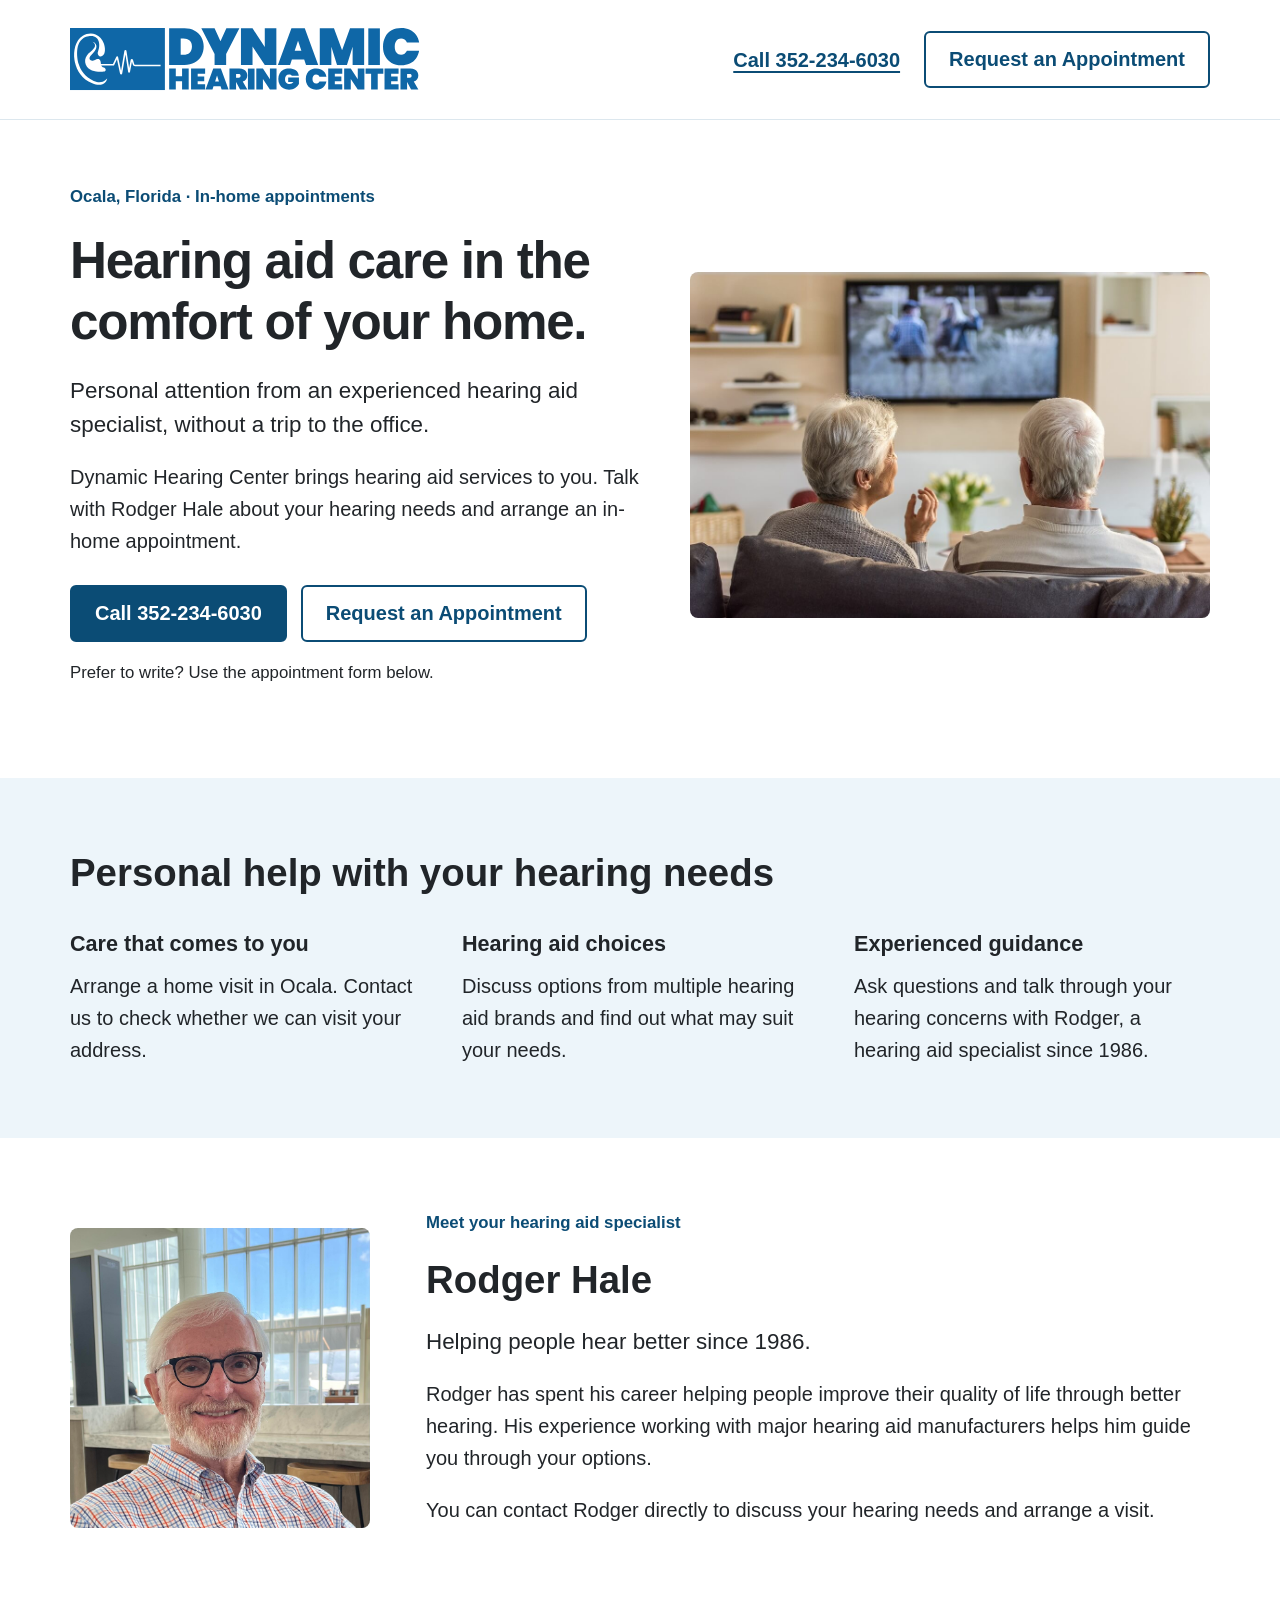
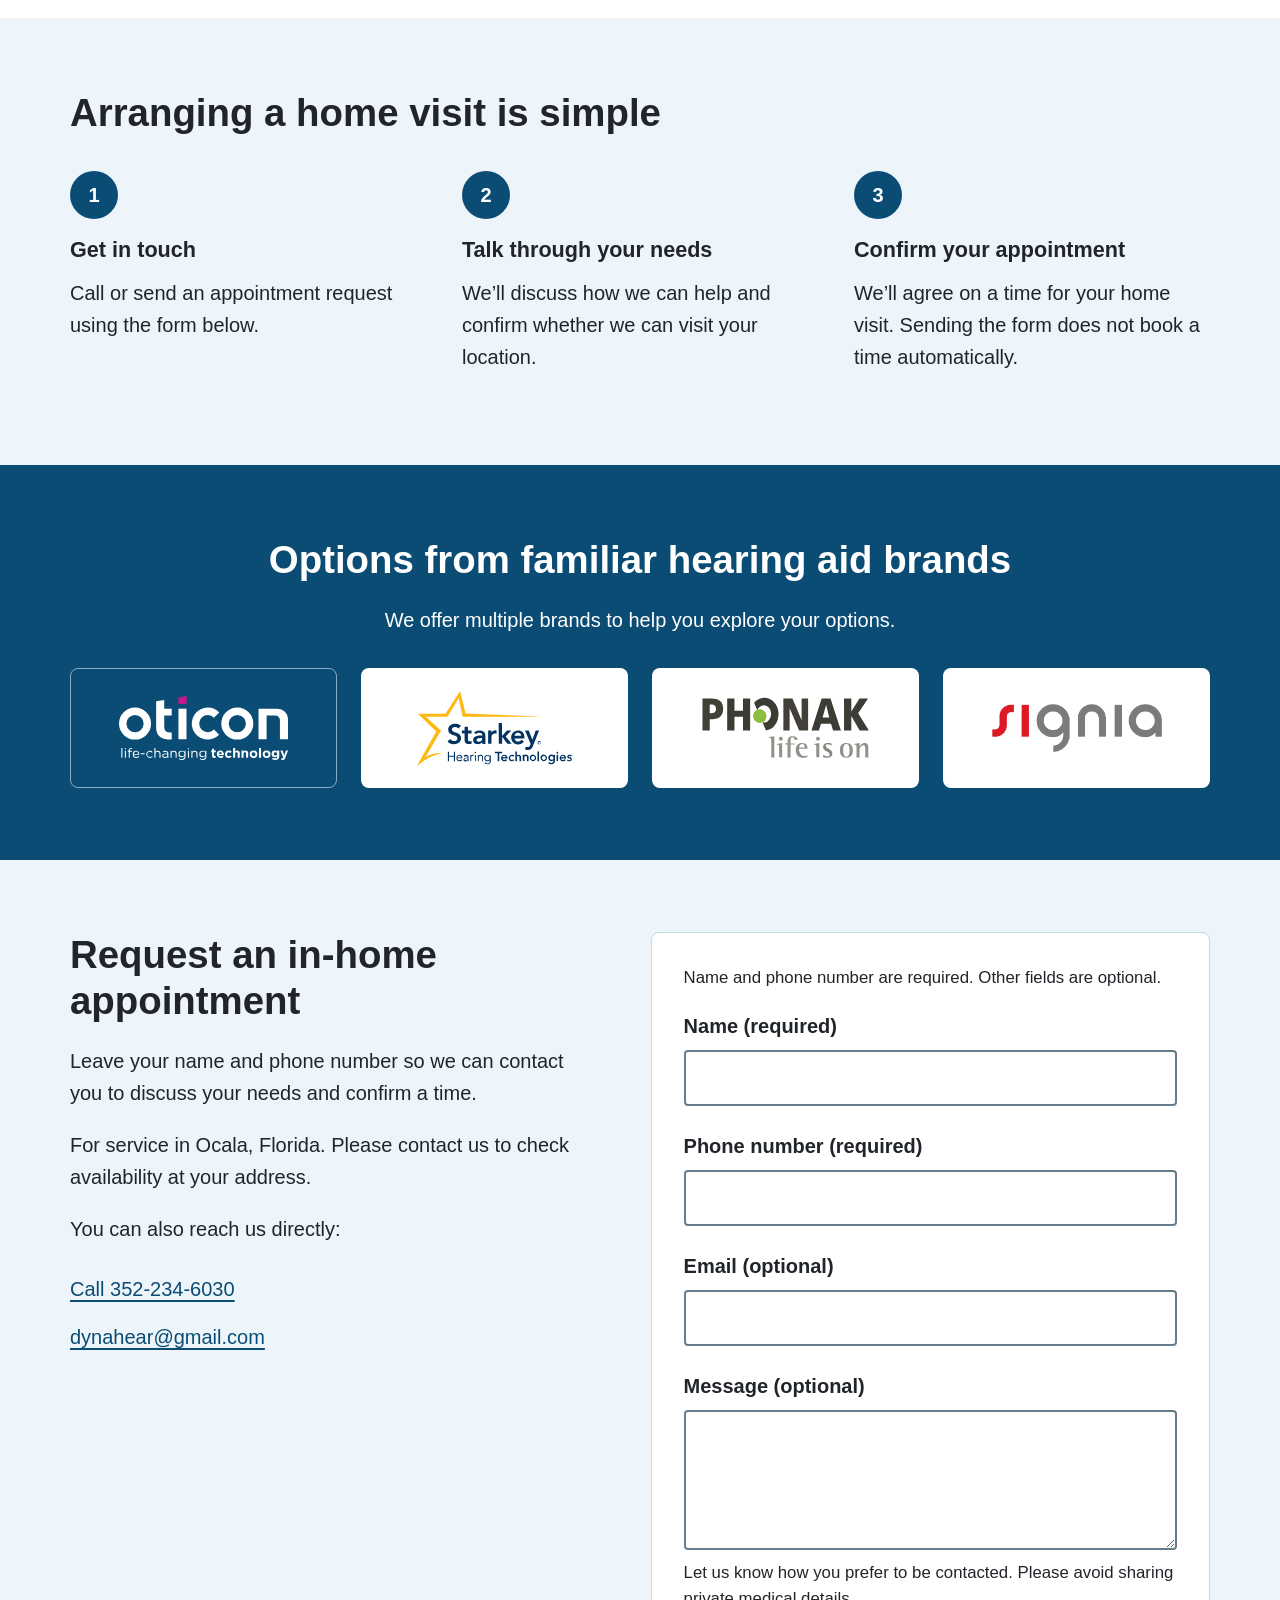
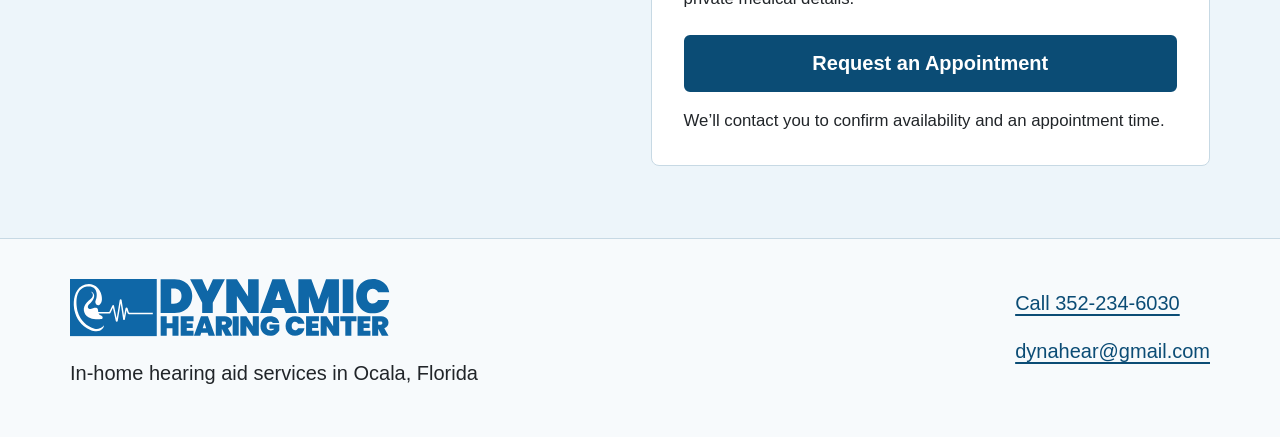
<file: index.html>
<!DOCTYPE html>
<html lang="en" prefix="og: https://ogp.me/ns#">
<head>
  <!-- Global site tag (gtag.js) - Google Analytics -->
  <script async src="https://www.googletagmanager.com/gtag/js?id=G-669LTSY8MZ"></script>
  <script>
    window.dataLayer = window.dataLayer || [];
    function gtag(){dataLayer.push(arguments);}
    gtag('js', new Date());

    gtag('config', 'G-669LTSY8MZ');
  </script>

  <meta charset="utf-8" />
  <meta name="viewport" content="width=device-width, initial-scale=1, shrink-to-fit=no" />
  <meta name="description" content="Dynamic Hearing Center - In-home hearing aid services in Ocala, Florida, with experienced hearing aid specialist Rodger Hale. Call or request an appointment online." />
  <title>Dynamic Hearing Center | Ocala Florida Hearing Aid Specialist</title>

  <link rel="image_src" href="https://www.dynamichearingocala.com/img/site-screenshot.png" />
  <meta property="og:title" content="Dynamic Hearing Center" />
  <meta property="og:description" content="Dynamic Hearing Center - In-home hearing aid services in Ocala, Florida, with experienced hearing aid specialist Rodger Hale. Call or request an appointment online." />
  <meta property="og:type" content="website" />
  <meta property="og:url" content="https://www.dynamichearingocala.com/" />
  <meta property="og:image" content="https://www.dynamichearingocala.com/img/site-screenshot.png" />





  <link rel="stylesheet" href="css/styles.css">
</head>


<body>
<a class="skip-link" href="#main">Skip to main content</a>
<header class="site-header">
  <div class="container header-inner">
    <a class="brand" href="./index.html" aria-label="Dynamic Hearing Center home"><img src="./img/dynamic-hearing.svg" alt="Dynamic Hearing Center" width="420" height="90"></a>
    <nav aria-label="Main navigation"><a class="phone-link" href="tel:+13522346030">Call 352-234-6030</a><a class="button button-secondary" href="./index.html#contact">Request an Appointment</a></nav>
  </div>
</header>
<main id="main">
  <section class="container hero" aria-labelledby="hero-title">
    <div class="hero-copy">
      <p class="eyebrow">Ocala, Florida · In-home appointments</p>
      <h1 id="hero-title">Hearing aid care in the comfort of your home.</h1>
      <p class="lead">Personal attention from an experienced hearing aid specialist, without a trip to the office.</p>
      <p>Dynamic Hearing Center brings hearing aid services to you. Talk with Rodger Hale about your hearing needs and arrange an in-home appointment.</p>
      <div class="actions"><a class="button" href="tel:+13522346030">Call 352-234-6030</a><a class="button button-secondary" href="#contact">Request an Appointment</a></div>
      <p class="helper">Prefer to write? Use the appointment form below.</p>
    </div>
    <img class="hero-image" src="./img/couple.jpg" alt="A couple enjoying time together at home" fetchpriority="high">
  </section>

  <section class="section soft-background" aria-labelledby="help-title">
    <div class="container">
      <h2 id="help-title">Personal help with your hearing needs</h2>
      <div class="three-columns">
        <div><h3>Care that comes to you</h3><p>Arrange a home visit in Ocala. Contact us to check whether we can visit your address.</p></div>
        <div><h3>Hearing aid choices</h3><p>Discuss options from multiple hearing aid brands and find out what may suit your needs.</p></div>
        <div><h3>Experienced guidance</h3><p>Ask questions and talk through your hearing concerns with Rodger, a hearing aid specialist since 1986.</p></div>
      </div>
    </div>
  </section>

  <section class="container section bio" aria-labelledby="rodger-title">
    <img src="./img/rodger-hale.jpg" alt="Rodger Hale, hearing aid specialist" loading="lazy" width="400" height="400">
    <div><p class="eyebrow">Meet your hearing aid specialist</p><h2 id="rodger-title">Rodger Hale</h2><p class="lead">Helping people hear better since 1986.</p><p>Rodger has spent his career helping people improve their quality of life through better hearing. His experience working with major hearing aid manufacturers helps him guide you through your options.</p><p>You can contact Rodger directly to discuss your hearing needs and arrange a visit.</p></div>
  </section>

  <section class="section soft-background" aria-labelledby="steps-title">
    <div class="container"><h2 id="steps-title">Arranging a home visit is simple</h2>
      <ol class="steps three-columns">
        <li><h3>Get in touch</h3><p>Call or send an appointment request using the form below.</p></li>
        <li><h3>Talk through your needs</h3><p>We’ll discuss how we can help and confirm whether we can visit your location.</p></li>
        <li><h3>Confirm your appointment</h3><p>We’ll agree on a time for your home visit. Sending the form does not book a time automatically.</p></li>
      </ol>
    </div>
  </section>

  <section class="section brands" aria-labelledby="brands-title">
    <div class="container">
    <h2 id="brands-title">Options from familiar hearing aid brands</h2>
    <p>We offer multiple brands to help you explore your options.</p>
    <div class="brand-list">
      <div class="brand-panel brand-panel-oticon"><img src="./img/oticon-logo.svg" alt="Oticon" loading="lazy"></div>
      <div class="brand-panel"><img src="./img/starkey-logo.svg" alt="Starkey" loading="lazy"></div>
      <div class="brand-panel"><img src="./img/logo-phonak.svg" alt="Phonak" loading="lazy"></div>
      <div class="brand-panel"><img src="./img/signia-logo-trans.png" alt="Signia" loading="lazy"></div>
    </div>
    </div>
  </section>

  <section class="section contact-section" id="contact" aria-labelledby="contact-title">
    <div class="container contact-layout">
      <div><h2 id="contact-title">Request an in-home appointment</h2><p>Leave your name and phone number so we can contact you to discuss your needs and confirm a time.</p><p>For service in Ocala, Florida. Please contact us to check availability at your address.</p><p>You can also reach us directly:</p><p class="contact-details"><a href="tel:+13522346030">Call 352-234-6030</a><a href="mailto:dynahear@gmail.com">dynahear@gmail.com</a></p></div>
      <form id="contactForm" method="post" data-netlify="true" netlify-honeypot="bot-field" name="contactForm" action="./contact-success.html">
        <input type="hidden" name="form-name" value="contactForm">
        <p hidden><label>Leave this field empty <input name="bot-field" tabindex="-1" autocomplete="off"></label></p>
        <p class="form-note">Name and phone number are required. Other fields are optional.</p>
        <div class="field"><label for="name">Name (required)</label><input id="name" type="text" name="name" autocomplete="name" required></div>
        <div class="field"><label for="phone">Phone number (required)</label><input id="phone" type="tel" name="phone" autocomplete="tel" required></div>
        <div class="field"><label for="email">Email (optional)</label><input id="email" type="email" name="email" autocomplete="email"></div>
        <div class="field"><label for="message">Message (optional)</label><textarea id="message" rows="4" name="message" aria-describedby="message-help"></textarea><p class="helper" id="message-help">Let us know how you prefer to be contacted. Please avoid sharing private medical details.</p></div>
        <p id="form-status" role="status" aria-live="polite" hidden></p>
        <button class="button" id="submitButton" type="submit">Request an Appointment</button>
        <p class="helper">We’ll contact you to confirm availability and an appointment time.</p>
      </form>
    </div>
  </section>
</main>
<footer class="site-footer">
  <div class="container footer-inner">
    <div><a class="footer-brand" href="./index.html" aria-label="Dynamic Hearing Center home"><img src="./img/dynamic-hearing.svg" alt="Dynamic Hearing Center" width="320" height="58" loading="lazy"></a><p>In-home hearing aid services in Ocala, Florida</p></div>
    <div class="footer-links"><a href="tel:+13522346030">Call 352-234-6030</a><a href="mailto:dynahear@gmail.com">dynahear@gmail.com</a></div>
  </div>
</footer>
  <script type="application/ld+json">
  	{
          "@context": "http://schema.org",
          "@type": "LocalBusiness",
          "name": "Dynamic Hearing Center",
          "description": "Dynamic Hearing Center - Professional Hearing Aid Services in Ocala, Florida. Improve your quality of life with our experienced and dedicated hearing specialists.",
          "address": {
              "@type": "PostalAddress",
              "streetAddress": "13795 36th Ave, Suite 1",
              "addressLocality": "Ocala",
              "addressRegion": "FL",
              "postalCode": "34473"
          },
          "telephone": "352-234-6030",
          "url":  "https://www.dynamichearingocala.com/",
          "geo": {
              "@type": "GeoCoordinates",
              "latitude": "29.02084690826534",
              "longitude": "-82.18310090926119"
          }
  	}
  </script>

<script src="./js/contact.js" defer></script>
</body>
</html>
</file>
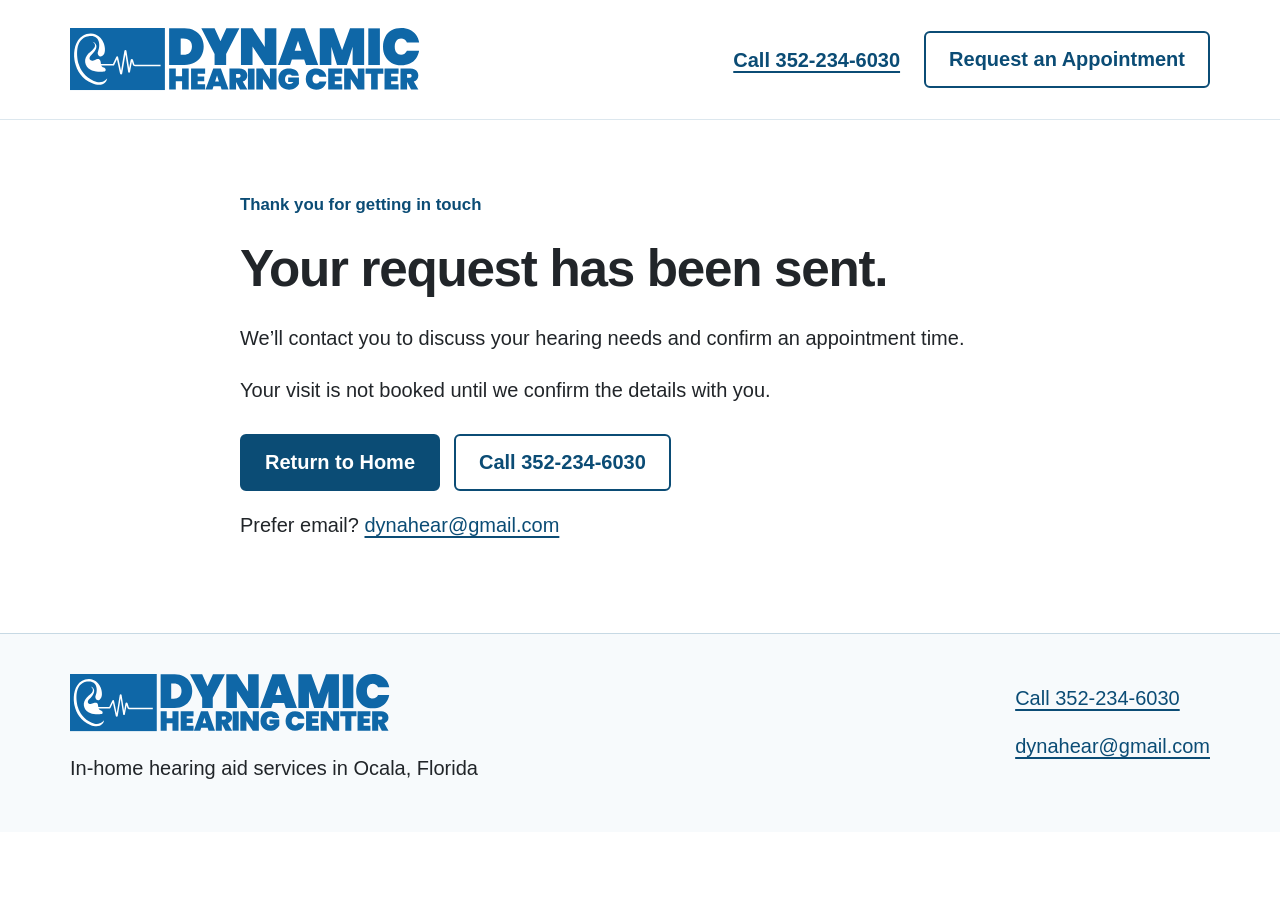
<file: contact-success.html>
<!DOCTYPE html>
<html lang="en"><head><meta charset="utf-8"><meta name="viewport" content="width=device-width, initial-scale=1"><meta name="robots" content="noindex"><meta name="description" content="Your appointment request has been sent to Dynamic Hearing Center."><title>Request Sent | Dynamic Hearing Center</title><link rel="stylesheet" href="./css/styles.css"></head><body>
<a class="skip-link" href="#main">Skip to main content</a>
<header class="site-header">
  <div class="container header-inner">
    <a class="brand" href="./index.html" aria-label="Dynamic Hearing Center home"><img src="./img/dynamic-hearing.svg" alt="Dynamic Hearing Center" width="420" height="90"></a>
    <nav aria-label="Main navigation"><a class="phone-link" href="tel:+13522346030">Call 352-234-6030</a><a class="button button-secondary" href="./index.html#contact">Request an Appointment</a></nav>
  </div>
</header><main id="main" class="container section success-page"><div class="success-panel"><p class="eyebrow">Thank you for getting in touch</p><h1>Your request has been sent.</h1><p>We’ll contact you to discuss your hearing needs and confirm an appointment time.</p><p>Your visit is not booked until we confirm the details with you.</p><div class="actions"><a class="button" href="./index.html">Return to Home</a><a class="button button-secondary" href="tel:+13522346030">Call 352-234-6030</a></div><p>Prefer email? <a href="mailto:dynahear@gmail.com">dynahear@gmail.com</a></p></div></main><footer class="site-footer">
  <div class="container footer-inner">
    <div><a class="footer-brand" href="./index.html" aria-label="Dynamic Hearing Center home"><img src="./img/dynamic-hearing.svg" alt="Dynamic Hearing Center" width="320" height="58" loading="lazy"></a><p>In-home hearing aid services in Ocala, Florida</p></div>
    <div class="footer-links"><a href="tel:+13522346030">Call 352-234-6030</a><a href="mailto:dynahear@gmail.com">dynahear@gmail.com</a></div>
  </div>
</footer></body></html>
</file>
<file: css/styles.css>
:root { color-scheme: light; --ink: #212529; --blue: #12679b; --blue-dark: #0b4c75; --pale: #edf5fa; --border: #687d8b; }
* { box-sizing: border-box; }
html { scroll-padding-top: 24px; }
body { margin: 0; color: var(--ink); background: #fff; font-family: Arial, Helvetica, sans-serif; font-size: 20px; line-height: 1.6; }
img { display: block; max-width: 100%; height: auto; }
a { color: var(--blue-dark); text-underline-offset: .2em; }
a:hover { text-decoration-thickness: 3px; }
:focus-visible { outline: 3px solid #121212; outline-offset: 5px; }
h1, h2, h3 { line-height: 1.18; margin: 0 0 22px; }
h1 { font-size: clamp(2.2rem, 4vw, 3.5rem); letter-spacing: -.025em; }
h2 { font-size: clamp(1.8rem, 3vw, 2.4rem); }
h3 { font-size: 1.35rem; margin-bottom: 14px; }
p { margin: 0 0 20px; }
.container { width: min(1140px, calc(100% - 64px)); margin-inline: auto; }
.section { padding-block: 72px; }
.soft-background { background: var(--pale); }
.skip-link { position: absolute; top: -120px; left: 16px; z-index: 10; background: white; padding: 12px 20px; }
.skip-link:focus { top: 12px; }
.site-header { border-bottom: 1px solid #dce7ee; padding-block: 28px; }
.header-inner { display: flex; align-items: center; justify-content: space-between; gap: 32px; }
.brand { display: block; width: 350px; flex-shrink: 1; }
.site-header nav { display: flex; align-items: center; gap: 24px; flex-wrap: wrap; justify-content: flex-end; }
.phone-link { font-weight: 700; padding-block: 12px; white-space: nowrap; }
.button { min-height: 54px; display: inline-flex; align-items: center; justify-content: center; padding: 13px 23px; border: 2px solid var(--blue-dark); border-radius: 6px; font: inherit; font-weight: 700; line-height: 1.35; text-align: center; text-decoration: none; background: var(--blue-dark); color: white; cursor: pointer; }
.button:hover { background: #073856; border-color: #073856; text-decoration: underline; }
.button-secondary { color: var(--blue-dark); background: white; }
.button-secondary:hover { color: var(--blue-dark); background: var(--pale); }
.button:disabled { opacity: .7; cursor: wait; }
.hero { display: grid; grid-template-columns: 1.1fr 1fr; align-items: center; gap: 48px; padding-block: 64px 72px; }
.eyebrow { color: var(--blue-dark); font-weight: 700; font-size: 1.05rem; }
.lead { font-size: 1.4rem; line-height: 1.5; }
.hero-image { width: 100%; border-radius: 8px; }
.actions { display: flex; flex-wrap: wrap; gap: 14px; margin-block: 28px 18px; }
.helper, .form-note { font-size: 1.05rem; line-height: 1.5; }
.three-columns { display: grid; grid-template-columns: repeat(3, 1fr); gap: 36px; margin-top: 36px; }
.three-columns p:last-child { margin-bottom: 0; }
.bio { display: grid; grid-template-columns: 300px 1fr; gap: 56px; align-items: center; }
.bio img { width: 300px; border-radius: 8px; }
.steps { list-style: none; padding: 0; counter-reset: steps; }
.steps li { counter-increment: steps; }
.steps li::before { content: counter(steps); display: flex; align-items: center; justify-content: center; width: 48px; height: 48px; margin-bottom: 18px; background: var(--blue-dark); color: white; border-radius: 50%; font-weight: bold; }
.brands { text-align: center; background: var(--blue-dark); color: white; }
.brand-list { display: grid; grid-template-columns: repeat(4, minmax(0, 1fr)); gap: 24px; margin-top: 32px; }
.brand-panel { display: flex; align-items: center; justify-content: center; min-height: 120px; padding: 20px; border-radius: 8px; background: white; }
.brand-panel-oticon { background: var(--blue-dark); border: 1px solid #88aec7; }
.brand-list img { width: 170px; max-height: 75px; object-fit: contain; }
.contact-section { background: var(--pale); }
.contact-layout { display: grid; grid-template-columns: 1fr 1.1fr; gap: 72px; }
.contact-details a { display: block; padding-block: 8px; overflow-wrap: anywhere; }
form { background: white; border: 1px solid #c7d9e4; border-radius: 8px; padding: 32px; }
.field { margin-bottom: 24px; }
label { display: block; margin-bottom: 8px; font-weight: 700; }
input, textarea { display: block; width: 100%; min-height: 54px; border: 2px solid var(--border); border-radius: 4px; background: white; color: var(--ink); padding: 12px; font: inherit; line-height: 1.4; }
input[type="hidden"], [hidden] { display: none !important; }
textarea { resize: vertical; }
.field .helper { margin-top: 10px; margin-bottom: 0; }
form .button { width: 100%; }
form > .helper { margin-top: 16px; margin-bottom: 0; }
#form-status { padding: 16px; border-left: 4px solid var(--blue-dark); background: var(--pale); }
.site-footer { padding-block: 40px; background: #f7fafc; border-top: 1px solid #c7d9e4; }
.footer-inner { display: flex; justify-content: space-between; gap: 32px; }
.footer-brand { display: block; width: min(320px, 100%); margin-bottom: 20px; }
.footer-brand img { width: 100%; }
.footer-links a { display: block; padding-block: 8px; overflow-wrap: anywhere; }
.site-footer p { margin-bottom: 8px; }
.success-page { min-height: 55vh; }
.success-panel { max-width: 800px; margin-inline: auto; }
@media (max-width: 1000px) {
  .header-inner { flex-direction: column; gap: 20px; }
  .site-header nav { justify-content: center; }
  .hero { gap: 32px; }
  .contact-layout { gap: 32px; }
  .bio { grid-template-columns: 250px 1fr; gap: 32px; }
}
@media (max-width: 700px) {
  .container { width: calc(100% - 40px); }
  .section { padding-block: 48px; }
  .site-header { padding-block: 22px; }
  .brand { width: min(350px, 100%); }
  .site-header nav { width: 100%; gap: 12px; }
  .site-header nav a { width: 100%; text-align: center; }
  .hero, .bio, .contact-layout, .three-columns { grid-template-columns: 1fr; }
  .hero { padding-block: 40px 48px; }
  .hero-image { max-height: 340px; object-fit: cover; }
  .actions, .footer-inner { flex-direction: column; }
  .actions a { width: 100%; }
  .bio img { width: min(300px, 100%); }
  form { padding: 24px; }
  .brand-list { grid-template-columns: repeat(2, minmax(0, 1fr)); gap: 16px; }
  .brand-panel { min-height: 100px; padding: 16px; }
  .brand-list img { width: 125px; max-height: 60px; }
}
@media (prefers-reduced-motion: reduce) { *, *::before, *::after { scroll-behavior: auto !important; } }
</file>
